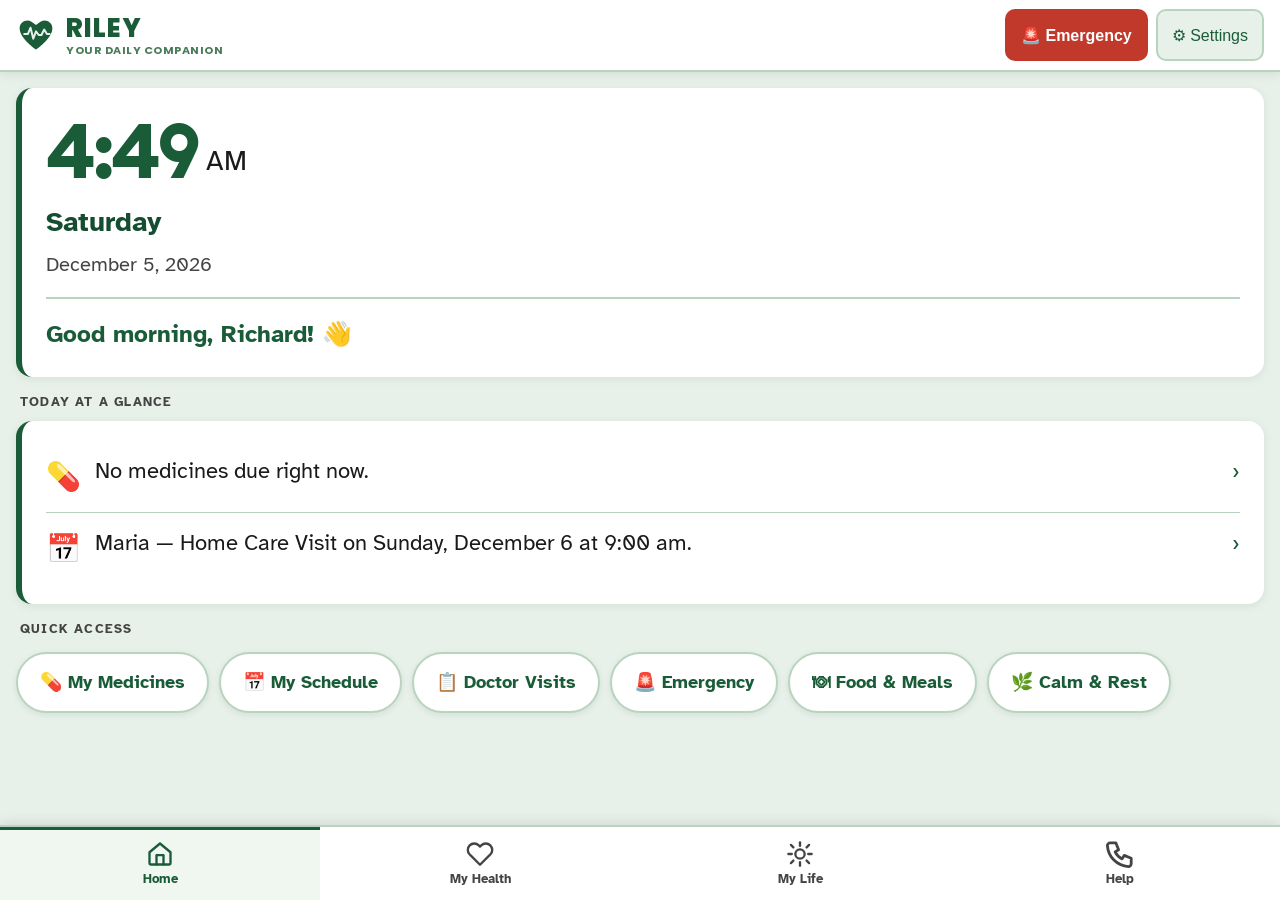
<file: index.html>
<!DOCTYPE html>
<html lang="en" data-theme="light" data-fontsize="medium">
<head>
  <meta charset="UTF-8">
  <meta name="viewport" content="width=device-width, initial-scale=1.0">
  <title>Riley — Your Daily Life Hub</title>
  <meta name="description" content="Riley — Personal daily life hub for people living with neurological illness">
  <link rel="icon" href="images/riley-icon.svg" type="image/svg+xml">
  <link rel="preconnect" href="https://fonts.googleapis.com">
  <link rel="preconnect" href="https://fonts.gstatic.com" crossorigin>
  <link href="https://fonts.googleapis.com/css2?family=Atkinson+Hyperlegible:wght@400;700&family=Poppins:wght@700;800&display=swap" rel="stylesheet">
  <link rel="stylesheet" href="css/main.css">
  <link rel="stylesheet" href="css/modules.css">
</head>
<body>
  <a href="#main-content" class="skip-link">Skip to main content</a>

  <!-- ── TOP BAR ─────────────────────────────────────── -->
  <header role="banner" class="topbar">
    <a href="#home" class="topbar-title" style="text-decoration:none;display:flex;align-items:center;gap:10px">
      <svg width="40" height="40" viewBox="0 0 44 44" xmlns="http://www.w3.org/2000/svg" aria-hidden="true">
        <path d="M22 38C22 38 4 26 4 14.5C4 9.5 8 6 12.5 6C15.5 6 18.5 8 22 11C25.5 8 28.5 6 31.5 6C36 6 40 9.5 40 14.5C40 26 22 38 22 38Z" fill="#1a5c38"/>
        <polyline points="9,21 13,21 16,14 19,26 22,18 25,22 28,22 31,16 34,21 37,21" stroke="white" stroke-width="2.2" fill="none" stroke-linecap="round" stroke-linejoin="round" opacity="0.9"/>
      </svg>

      <div style="display:flex;flex-direction:column;gap:1px;line-height:1.1">
        <span style="font-family:'Poppins',sans-serif;font-size:26px;font-weight:800;color:#1a5c38;letter-spacing:1px">RILEY</span>
        <span style="font-family:'Poppins',sans-serif;font-size:11px;font-weight:700;color:#4a7c59;letter-spacing:0.5px;text-transform:uppercase">Your Daily Companion</span>
      </div>
    </a>
    <nav class="topbar-right" aria-label="Quick actions">
      <button class="btn-ice" id="btn-ice" aria-label="Open Emergency Contacts">🚨 Emergency</button>
      <button class="btn-settings" id="btn-settings" aria-label="Open Settings">⚙ Settings</button>
    </nav>
  </header>

  <!-- ── BREADCRUMB ──────────────────────────────────── -->
  <nav id="breadcrumb" class="breadcrumb" aria-label="You are here"></nav>

  <!-- ── MAIN CONTENT ───────────────────────────────── -->
  <main id="main-content">

    <!-- ════ ONBOARDING ════════════════════════════════ -->
    <section id="onboarding">
      <div class="card" style="margin:32px 16px;max-width:560px">
        <div id="onboarding-step-1">
          <h2 style="font-size:var(--font-lg);color:var(--primary);margin-bottom:12px;line-height:1.2">Welcome to Riley</h2>
          <p style="color:var(--text-muted);margin-bottom:8px;font-size:var(--font-base);line-height:var(--line-height)">
            Let's set this up together with someone you trust.
          </p>
          <p style="color:var(--text-muted);margin-bottom:28px;font-size:var(--font-base);line-height:var(--line-height)">
            First — what is your name?
          </p>
          <label for="ob-name">Your first name</label>
          <input id="ob-name" type="text" placeholder="e.g. Richard" autocomplete="given-name" style="font-size:24px">
          <label for="ob-diagnosis">Your condition (optional)</label>
          <input id="ob-diagnosis" type="text" placeholder="e.g. Parkinson's disease">
          <button class="btn btn-primary btn-full" id="ob-next-1">Next →</button>
        </div>
        <div id="onboarding-step-2" style="display:none">
          <h2 style="font-size:var(--font-lg);color:var(--primary);margin-bottom:12px;line-height:1.2">Which parts of Riley do you want to use?</h2>
          <p style="color:var(--text-muted);margin-bottom:20px;font-size:var(--font-base);line-height:var(--line-height)">You can change this anytime in Settings.</p>
          <div id="ob-module-list" style="display:grid;grid-template-columns:1fr 1fr;gap:12px;margin-bottom:24px"></div>
          <button class="btn btn-primary btn-full" id="ob-next-2">Next →</button>
        </div>
        <div id="onboarding-step-3" style="display:none">
          <h2 style="font-size:var(--font-lg);color:var(--primary);margin-bottom:12px;line-height:1.2">Set a PIN for your passwords</h2>
          <p style="color:var(--text-muted);margin-bottom:24px;font-size:var(--font-base);line-height:var(--line-height)">
            This keeps your saved passwords private. Use 4 numbers.
          </p>
          <label for="ob-pin">Your 4-digit PIN</label>
          <input id="ob-pin" type="password" maxlength="4" inputmode="numeric" placeholder="••••" style="font-size:28px;letter-spacing:8px">
          <button class="btn btn-primary btn-full" id="ob-finish">Start Using Riley</button>
          <button class="btn btn-ghost btn-full" id="ob-skip-pin" style="margin-top:12px">Skip — I will not use Passwords</button>
        </div>
      </div>
    </section>

    <!-- ════ HOME ══════════════════════════════════════ -->
    <section id="home">
      <!-- Clock block -->
      <div class="clock-block">
        <div>
          <span id="clock-time" class="clock-time">--:--</span><span id="clock-ampm" class="clock-ampm">--</span>
        </div>
        <div id="clock-day"  class="clock-day"></div>
        <div id="clock-date" class="clock-date"></div>
        <div id="home-greeting" class="clock-greeting"></div>
      </div>

      <!-- Today at a glance -->
      <div class="section-label">Today at a Glance</div>
      <div class="glance-card" id="home-glance" aria-live="polite"></div>

      <!-- Quick shortcuts -->
      <div class="section-label" style="margin-top:8px">Quick Access</div>
      <div class="shortcut-row" id="home-shortcuts"></div>
    </section>

    <!-- ════ MY HEALTH HUB ═════════════════════════════ -->
    <section id="my-health">
      <button class="btn-back" onclick="location.hash='#home'" aria-label="Back to Home">Back</button>
      <h1 class="module-heading">My Health</h1>
      <nav id="hub-health-grid" class="hub-grid" aria-label="Health modules"></nav>
    </section>

    <!-- ════ MY LIFE HUB ═══════════════════════════════ -->
    <section id="my-life">
      <button class="btn-back" onclick="location.hash='#home'" aria-label="Back to Home">Back</button>
      <h1 class="module-heading">My Life</h1>
      <nav id="hub-life-grid" class="hub-grid" aria-label="Life modules"></nav>
    </section>

    <!-- ════ HELP HUB ══════════════════════════════════ -->
    <section id="help-hub">
      <button class="btn-back" onclick="location.hash='#home'" aria-label="Back to Home">Back</button>
      <h1 class="module-heading">Help &amp; Support</h1>
      <nav id="hub-help-grid" class="hub-grid" aria-label="Help modules" style="margin-bottom:8px"></nav>
      <div id="hub-help-lines" style="padding:0 16px 16px"></div>
    </section>

    <!-- ════ CALENDAR ══════════════════════════════════ -->
    <section id="calendar">
      <button class="btn-back" onclick="history.back()" aria-label="Go back">Back</button>
      <h1 class="module-heading">📅 My Schedule</h1>
      <div style="display:flex;gap:12px;padding:0 16px 14px;flex-wrap:wrap">
        <button class="btn btn-primary" id="cal-tab-month">Monthly View</button>
        <button class="btn btn-ghost"   id="cal-tab-week">This Week</button>
        <button class="btn btn-primary" id="cal-add-btn" style="margin-left:auto">+ Add Event</button>
      </div>
      <div id="cal-body"></div>
      <dialog id="cal-modal" aria-modal="true" aria-label="Event details">
        <div class="dialog-body">
          <h2 id="cal-modal-title">Add Event</h2>
          <input type="hidden" id="cal-event-id">
          <label for="cal-title">What is the event? *</label>
          <input id="cal-title" type="text" placeholder="e.g. Doctor visit" autocapitalize="words">
          <label for="cal-date">Date *</label>
          <input id="cal-date" type="date">
          <label for="cal-time">Time</label>
          <input id="cal-time" type="time">
          <label for="cal-type">Type of event</label>
          <select id="cal-type" style="margin-bottom:20px">
            <option>Medical Appointment</option>
            <option>Social Visit</option>
            <option>Visitor Coming</option>
            <option>Home Care Visit</option>
            <option>Personal Reminder</option>
          </select>
          <label for="cal-location">Where? (optional)</label>
          <input id="cal-location" type="text" placeholder="e.g. Movement Disorder Clinic">
          <label for="cal-notes">Notes</label>
          <textarea id="cal-notes" rows="3" placeholder="Any extra details..."></textarea>
          <div class="dialog-actions">
            <button class="btn btn-primary" id="cal-save-btn">Save Event</button>
            <button class="btn btn-ghost"   id="cal-cancel-btn">Cancel</button>
            <button class="btn btn-danger"  id="cal-delete-btn" style="display:none">Delete</button>
          </div>
        </div>
      </dialog>
    </section>

    <!-- ════ MEDICATIONS ═══════════════════════════════ -->
    <section id="medications">
      <button class="btn-back" onclick="history.back()" aria-label="Go back">Back</button>
      <h1 class="module-heading">💊 My Medicines</h1>
      <div style="display:flex;gap:12px;padding:0 16px 18px;flex-wrap:wrap">
        <button class="btn btn-primary" id="med-tab-today">Today's Medicines</button>
        <button class="btn btn-ghost"   id="med-tab-list">My Medicines List</button>
        <button class="btn btn-ghost"   id="med-tab-log">History</button>
      </div>
      <div id="med-view-today"></div>
      <div id="med-view-list" style="display:none">
        <div style="padding:0 16px 14px"><button class="btn btn-primary" id="med-add-btn">+ Add a Medicine</button></div>
        <div id="med-prescription-list"></div>
      </div>
      <div id="med-view-log" style="display:none"><div id="med-log-view"></div></div>
      <dialog id="med-modal" aria-modal="true" aria-label="Medicine details">
        <div class="dialog-body">
          <h2 id="med-modal-title">Add a Medicine</h2>
          <input type="hidden" id="med-id">
          <label for="med-brand">Medicine name *</label>
          <input id="med-brand" type="text" placeholder="e.g. Levodopa" autocapitalize="words">
          <label for="med-generic">Generic name</label>
          <input id="med-generic" type="text">
          <label for="med-dosage">Dosage</label>
          <input id="med-dosage" type="text" placeholder="e.g. 100mg">
          <label for="med-form">Form</label>
          <select id="med-form" style="margin-bottom:20px">
            <option>Tablet</option><option>Capsule</option><option>Liquid</option><option>Patch</option><option>Other</option>
          </select>
          <label for="med-instructions">How to take it</label>
          <input id="med-instructions" type="text" placeholder="e.g. Take with food">
          <label for="med-desc">What does it look like?</label>
          <input id="med-desc" type="text" placeholder="e.g. Small round white tablet">
          <fieldset style="border:2px solid var(--border);border-radius:12px;padding:20px;margin-bottom:20px">
            <legend style="font-weight:700;padding:0 8px;font-size:var(--font-base)">When to take it</legend>
            <div id="med-schedule-fields"></div>
            <button type="button" class="btn btn-ghost btn-full" id="med-add-slot" style="margin-top:10px">+ Add another time</button>
          </fieldset>
          <div class="dialog-actions">
            <button class="btn btn-primary" id="med-save-btn">Save Medicine</button>
            <button class="btn btn-ghost"   id="med-cancel-btn">Cancel</button>
            <button class="btn btn-danger"  id="med-delete-btn" style="display:none">Remove Medicine</button>
          </div>
        </div>
      </dialog>
    </section>

    <!-- ════ ICE / EMERGENCY CONTACTS ═════════════════ -->
    <section id="ice-contacts">
      <button class="btn-back" onclick="history.back()" aria-label="Go back">Back</button>
      <h1 class="module-heading">🚨 Emergency Contacts</h1>
      <div style="padding:0 16px 14px">
        <button class="btn btn-primary" id="ice-add-btn">+ Add a Contact</button>
      </div>
      <div id="ice-list"></div>
      <dialog id="ice-modal" aria-modal="true" aria-label="Contact details">
        <div class="dialog-body">
          <h2 id="ice-modal-title">Add Contact</h2>
          <input type="hidden" id="ice-id">
          <label for="ice-name">Full name *</label>
          <input id="ice-name" type="text" autocapitalize="words">
          <label for="ice-role">Who are they to you?</label>
          <input id="ice-role" type="text" placeholder="e.g. Daughter, Neurologist">
          <label for="ice-phone">Phone number</label>
          <input id="ice-phone" type="tel">
          <label for="ice-email">Email address</label>
          <input id="ice-email" type="email">
          <label for="ice-notes">Notes</label>
          <textarea id="ice-notes" rows="3" placeholder="Any useful information..."></textarea>
          <label style="display:flex;align-items:center;gap:12px;margin-bottom:20px;font-weight:normal;cursor:pointer;font-size:var(--font-base)">
            <input type="checkbox" id="ice-is-ice" style="width:28px;height:28px;accent-color:var(--primary);margin-bottom:0;flex-shrink:0">
            This is an emergency contact
          </label>
          <label style="display:flex;align-items:center;gap:12px;margin-bottom:24px;font-weight:normal;cursor:pointer;font-size:var(--font-base)">
            <input type="checkbox" id="ice-is-monitor" style="width:28px;height:28px;accent-color:var(--primary);margin-bottom:0;flex-shrink:0">
            Notify if I miss a medicine
          </label>
          <div class="dialog-actions">
            <button class="btn btn-primary" id="ice-save-btn">Save Contact</button>
            <button class="btn btn-ghost"   id="ice-cancel-btn">Cancel</button>
            <button class="btn btn-danger"  id="ice-delete-btn" style="display:none">Delete Contact</button>
          </div>
        </div>
      </dialog>
    </section>

    <!-- ════ FOOD & GROCERY ════════════════════════════ -->
    <section id="food">
      <button class="btn-back" onclick="history.back()" aria-label="Go back">Back</button>
      <h1 class="module-heading">🛒 Food &amp; Shopping</h1>
      <div style="display:flex;gap:12px;padding:0 16px 14px;flex-wrap:wrap">
        <button class="btn btn-primary" id="food-tab-pantry">My Pantry</button>
        <button class="btn btn-ghost"   id="food-tab-list">Shopping List</button>
        <button class="btn btn-ghost"   id="food-tab-links">Helpful Links</button>
      </div>
      <div id="food-view-pantry">
        <div style="padding:0 16px 14px"><button class="btn btn-primary" id="food-add-item-btn">+ Add to Pantry</button></div>
        <div id="food-pantry-list"></div>
      </div>
      <div id="food-view-list" style="display:none">
        <div style="padding:0 16px 14px"><button class="btn btn-primary" id="food-add-shop-btn">+ Add to List</button></div>
        <div id="food-shop-list"></div>
      </div>
      <div id="food-view-links" style="display:none"><div id="food-links-list"></div></div>
      <dialog id="food-modal" aria-modal="true" aria-label="Pantry item">
        <div class="dialog-body">
          <h2 id="food-modal-title">Add to Pantry</h2>
          <input type="hidden" id="food-item-id">
          <label for="food-item-name">Item name *</label>
          <input id="food-item-name" type="text" placeholder="e.g. Olive Oil" autocapitalize="words">
          <label for="food-item-category">Category</label>
          <select id="food-item-category" style="margin-bottom:20px">
            <option>Fruits &amp; Vegetables</option><option>Proteins</option><option>Grains &amp; Bread</option>
            <option>Dairy</option><option>Beverages</option><option>Household</option><option>Other</option>
          </select>
          <label for="food-item-qty">Amount</label>
          <input id="food-item-qty" type="text" placeholder="e.g. 2 cans">
          <label style="display:flex;align-items:center;gap:12px;margin-bottom:24px;font-weight:normal;cursor:pointer;font-size:var(--font-base)">
            <input type="checkbox" id="food-item-low" style="width:28px;height:28px;accent-color:var(--primary);margin-bottom:0;flex-shrink:0">
            Running low — I need more
          </label>
          <div class="dialog-actions">
            <button class="btn btn-primary" id="food-save-btn">Save</button>
            <button class="btn btn-ghost"   id="food-cancel-btn">Cancel</button>
            <button class="btn btn-danger"  id="food-delete-btn" style="display:none">Remove</button>
          </div>
        </div>
      </dialog>
      <dialog id="food-shop-modal" aria-modal="true" aria-label="Shopping list item">
        <div class="dialog-body">
          <h2 id="food-shop-modal-title">Add to Shopping List</h2>
          <input type="hidden" id="food-shop-id">
          <label for="food-shop-name">What do you need? *</label>
          <input id="food-shop-name" type="text" placeholder="e.g. Bananas" autocapitalize="words">
          <label for="food-shop-qty">How much?</label>
          <input id="food-shop-qty" type="text" placeholder="e.g. 1 bunch">
          <div class="dialog-actions">
            <button class="btn btn-primary" id="food-shop-save-btn">Save</button>
            <button class="btn btn-ghost"   id="food-shop-cancel-btn">Cancel</button>
            <button class="btn btn-danger"  id="food-shop-delete-btn" style="display:none">Remove</button>
          </div>
        </div>
      </dialog>
    </section>

    <!-- ════ PASSWORDS ════════════════════════════════ -->
    <section id="passwords">
      <button class="btn-back" onclick="history.back()" aria-label="Go back">Back</button>
      <h1 class="module-heading">🔑 Passwords</h1>
      <div id="pw-content"></div>
      <dialog id="pw-modal" aria-modal="true" aria-label="Password entry">
        <div class="dialog-body">
          <h2 id="pw-modal-title">Add Password</h2>
          <input type="hidden" id="pw-id">
          <label for="pw-label">Label *</label>
          <input id="pw-label" type="text" placeholder="e.g. Home WiFi" autocapitalize="words">
          <label for="pw-category">Category</label>
          <select id="pw-category" style="margin-bottom:20px">
            <option>WiFi Networks</option><option>Streaming Services</option><option>Email</option><option>Other</option>
          </select>
          <label for="pw-username">Username or email</label>
          <input id="pw-username" type="text" autocomplete="off">
          <label for="pw-password">Password *</label>
          <input id="pw-password" type="text" autocomplete="off" style="font-family:monospace;font-size:20px">
          <label for="pw-notes">Notes</label>
          <textarea id="pw-notes" rows="2"></textarea>
          <div class="dialog-actions">
            <button class="btn btn-primary" onclick="savePwEntry()">Save</button>
            <button class="btn btn-ghost"   onclick="closePwModal()">Cancel</button>
            <button class="btn btn-danger"  id="pw-delete-btn" style="display:none" onclick="deletePwEntry()">Delete</button>
          </div>
        </div>
      </dialog>
    </section>

    <!-- ════ BILLS ════════════════════════════════════ -->
    <section id="bills">
      <button class="btn-back" onclick="history.back()" aria-label="Go back">Back</button>
      <h1 class="module-heading">💳 Bills &amp; Money</h1>
      <div style="padding:0 16px 14px"><button class="btn btn-primary" id="bills-add-btn">+ Add a Bill</button></div>
      <div id="bills-list"></div>
      <dialog id="bills-modal" aria-modal="true" aria-label="Bill details">
        <div class="dialog-body">
          <h2 id="bills-modal-title">Add a Bill</h2>
          <input type="hidden" id="bills-id">
          <label for="bills-name">Bill name *</label>
          <input id="bills-name" type="text" placeholder="e.g. Electric Bill" autocapitalize="words">
          <label for="bills-category">Category</label>
          <select id="bills-category" style="margin-bottom:20px">
            <option>Housing</option><option>Utilities</option><option>Insurance</option>
            <option>Subscriptions</option><option>Medical</option><option>Phone &amp; Internet</option><option>Other</option>
          </select>
          <label for="bills-amount">Amount ($)</label>
          <input id="bills-amount" type="number" placeholder="e.g. 120" min="0" step="0.01">
          <label for="bills-frequency">How often?</label>
          <select id="bills-frequency" style="margin-bottom:20px">
            <option>Monthly</option><option>Weekly</option><option>Quarterly</option><option>Yearly</option><option>One-time</option>
          </select>
          <label for="bills-due">Next due date</label>
          <input id="bills-due" type="date">
          <label style="display:flex;align-items:center;gap:12px;margin-bottom:20px;font-weight:normal;cursor:pointer;font-size:var(--font-base)">
            <input type="checkbox" id="bills-autopay" style="width:28px;height:28px;accent-color:var(--primary);margin-bottom:0;flex-shrink:0">
            Auto-pay is turned on
          </label>
          <label for="bills-notes">Notes</label>
          <textarea id="bills-notes" rows="2"></textarea>
          <div class="dialog-actions">
            <button class="btn btn-primary" id="bills-save-btn">Save Bill</button>
            <button class="btn btn-ghost"   id="bills-cancel-btn">Cancel</button>
            <button class="btn btn-danger"  id="bills-delete-btn" style="display:none">Delete Bill</button>
          </div>
        </div>
      </dialog>
    </section>

    <!-- ════ BRAIN FITNESS ════════════════════════════ -->
    <section id="puzzles">
      <button class="btn-back" onclick="history.back()" aria-label="Go back">Back</button>
      <h1 class="module-heading">🧩 Brain Games</h1>
      <div id="puzzles-content"></div>
    </section>

    <!-- ════ WELLNESS ═════════════════════════════════ -->
    <section id="wellness">
      <button class="btn-back" onclick="history.back()" aria-label="Go back">Back</button>
      <h1 class="module-heading">🌿 Calm &amp; Rest</h1>
      <div id="wellness-content"></div>
    </section>

    <!-- ════ DOCTOR'S NOTES ═══════════════════════════ -->
    <section id="doctors-notes">
      <button class="btn-back" onclick="history.back()" aria-label="Go back">Back</button>
      <h1 class="module-heading">📋 Doctor Visits</h1>
      <div style="padding:0 16px 14px"><button class="btn btn-primary" id="notes-add-btn">+ Add a Note</button></div>
      <div id="notes-list"></div>
      <dialog id="notes-modal" aria-modal="true" aria-label="Doctor visit note">
        <div class="dialog-body">
          <h2 id="notes-modal-title">Add a Note</h2>
          <input type="hidden" id="notes-id">
          <label for="notes-title">Title *</label>
          <input id="notes-title" type="text" placeholder="e.g. Neurologist Visit" autocapitalize="words">
          <label for="notes-date">Date of visit</label>
          <input id="notes-date" type="date">
          <label for="notes-doctor">Doctor or clinic</label>
          <input id="notes-doctor" type="text" placeholder="e.g. Dr. Patel" autocapitalize="words">
          <label for="notes-body">What was discussed *</label>
          <textarea id="notes-body" rows="6" placeholder="Write what your doctor said, any instructions, and follow-up plans..."></textarea>
          <label for="notes-followup">Follow-up date</label>
          <input id="notes-followup" type="date">
          <div class="dialog-actions">
            <button class="btn btn-primary" id="notes-save-btn">Save Note</button>
            <button class="btn btn-ghost"   id="notes-cancel-btn">Cancel</button>
            <button class="btn btn-danger"  id="notes-delete-btn" style="display:none">Delete Note</button>
          </div>
        </div>
      </dialog>
    </section>

    <!-- ════ RECIPES ══════════════════════════════════ -->
    <section id="recipes">
      <button class="btn-back" onclick="history.back()" aria-label="Go back">Back</button>
      <h1 class="module-heading">🍲 Recipes</h1>
      <div style="display:flex;gap:12px;padding:0 16px 14px;flex-wrap:wrap">
        <button class="btn btn-primary" id="recipes-tab-all">All Recipes</button>
        <button class="btn btn-ghost"   id="recipes-tab-favs">Favourites</button>
        <button class="btn btn-primary" id="recipes-add-btn" style="margin-left:auto">+ Add Recipe</button>
      </div>
      <div id="recipes-list"></div>
      <div id="recipe-detail" style="display:none"></div>
      <dialog id="recipes-modal" aria-modal="true" aria-label="Recipe details">
        <div class="dialog-body">
          <h2 id="recipes-modal-title">Add Recipe</h2>
          <input type="hidden" id="recipe-id">
          <label for="recipe-name">Recipe name *</label>
          <input id="recipe-name" type="text" placeholder="e.g. Salmon with Vegetables" autocapitalize="words">
          <label for="recipe-category">Category</label>
          <select id="recipe-category" style="margin-bottom:20px">
            <option>Breakfast</option><option>Lunch</option><option>Dinner</option><option>Snack</option><option>Dessert</option><option>Drink</option>
          </select>
          <label for="recipe-servings">Serves how many?</label>
          <input id="recipe-servings" type="text" placeholder="e.g. 2">
          <label for="recipe-ingredients">Ingredients (one per line) *</label>
          <textarea id="recipe-ingredients" rows="5" placeholder="1 cup oats&#10;1 cup milk&#10;½ cup blueberries"></textarea>
          <label for="recipe-steps">Instructions *</label>
          <textarea id="recipe-steps" rows="6" placeholder="Step by step instructions..."></textarea>
          <label for="recipe-notes">Tips or notes</label>
          <textarea id="recipe-notes" rows="2" placeholder="Helpful tips, substitutions..."></textarea>
          <label style="display:flex;align-items:center;gap:12px;margin-bottom:24px;font-weight:normal;cursor:pointer;font-size:var(--font-base)">
            <input type="checkbox" id="recipe-fav" style="width:28px;height:28px;accent-color:var(--primary);margin-bottom:0;flex-shrink:0">
            Add to Favourites
          </label>
          <div class="dialog-actions">
            <button class="btn btn-primary" id="recipes-save-btn">Save Recipe</button>
            <button class="btn btn-ghost"   id="recipes-cancel-btn">Cancel</button>
            <button class="btn btn-danger"  id="recipes-delete-btn" style="display:none">Delete Recipe</button>
          </div>
        </div>
      </dialog>
    </section>

    <!-- ════ TRANSPORTATION ═══════════════════════════ -->
    <section id="transportation">
      <button class="btn-back" onclick="history.back()" aria-label="Go back">Back</button>
      <h1 class="module-heading">🚗 Getting Around</h1>
      <div id="transport-content"></div>
    </section>

    <!-- ════ COMMUNITY ════════════════════════════════ -->
    <section id="community">
      <button class="btn-back" onclick="history.back()" aria-label="Go back">Back</button>
      <h1 class="module-heading">🤝 Community</h1>
      <div id="community-content"></div>
    </section>

    <!-- ════ HELPLINES ════════════════════════════════ -->
    <section id="helplines">
      <button class="btn-back" onclick="history.back()" aria-label="Go back">Back</button>
      <h1 class="module-heading">📞 Helplines</h1>
      <div id="helplines-list"></div>
    </section>

    <!-- ════ BIRTHDAYS ════════════════════════════════ -->
    <section id="birthdays">
      <button class="btn-back" onclick="history.back()" aria-label="Go back">Back</button>
      <h1 class="module-heading">🎂 Birthdays</h1>
      <div style="padding:0 16px 14px"><button class="btn btn-primary" id="bday-add-btn">+ Add a Birthday</button></div>
      <div id="bday-list"></div>
      <dialog id="bday-modal" aria-modal="true" aria-label="Birthday details">
        <div class="dialog-body">
          <h2 id="bday-modal-title">Add a Birthday</h2>
          <input type="hidden" id="bday-id">
          <label for="bday-name">Name *</label>
          <input id="bday-name" type="text" autocapitalize="words">
          <label for="bday-date">Birthday *</label>
          <input id="bday-date" type="date">
          <label for="bday-relation">Who are they to you?</label>
          <input id="bday-relation" type="text" placeholder="e.g. Daughter">
          <label for="bday-notes">Notes</label>
          <textarea id="bday-notes" rows="2"></textarea>
          <div class="dialog-actions">
            <button class="btn btn-primary" id="bday-save-btn">Save Birthday</button>
            <button class="btn btn-ghost"   id="bday-cancel-btn">Cancel</button>
            <button class="btn btn-danger"  id="bday-delete-btn" style="display:none">Delete</button>
          </div>
        </div>
      </dialog>
    </section>

    <!-- ════ PETS ═════════════════════════════════════ -->
    <section id="pets">
      <button class="btn-back" onclick="history.back()" aria-label="Go back">Back</button>
      <h1 class="module-heading">🐾 My Pets</h1>
      <div style="padding:0 16px 14px"><button class="btn btn-primary" id="pet-add-btn">+ Add a Pet</button></div>
      <div id="pet-list"></div>
      <dialog id="pet-modal" aria-modal="true" aria-label="Pet details">
        <div class="dialog-body">
          <h2 id="pet-modal-title">Add a Pet</h2>
          <input type="hidden" id="pet-id">
          <label for="pet-name">Pet's name *</label>
          <input id="pet-name" type="text" autocapitalize="words">
          <label for="pet-species">Type of animal</label>
          <input id="pet-species" type="text" placeholder="e.g. Dog, Cat, Bird" autocapitalize="words">
          <label for="pet-breed">Breed</label>
          <input id="pet-breed" type="text" autocapitalize="words">
          <label for="pet-vet">Vet or clinic name</label>
          <input id="pet-vet" type="text" autocapitalize="words">
          <label for="pet-vet-phone">Vet phone number</label>
          <input id="pet-vet-phone" type="tel">
          <label for="pet-notes">Notes</label>
          <textarea id="pet-notes" rows="3" placeholder="Food, medicines, special needs..."></textarea>
          <div class="dialog-actions">
            <button class="btn btn-primary" id="pet-save-btn">Save Pet</button>
            <button class="btn btn-ghost"   id="pet-cancel-btn">Cancel</button>
            <button class="btn btn-danger"  id="pet-delete-btn" style="display:none">Remove Pet</button>
          </div>
        </div>
      </dialog>
    </section>

    <!-- ════ SETTINGS ════════════════════════════════ -->
    <section id="settings">
      <button class="btn-back" onclick="history.back()" aria-label="Go back">Back</button>
      <h1 class="module-heading">⚙ Settings</h1>
      <div id="settings-content"></div>
    </section>

  </main>

  <!-- ── BOTTOM NAVIGATION ────────────────────────── -->
  <nav class="bottom-nav" aria-label="Main navigation">
    <a href="#home" class="bnav-item" id="bnav-home" aria-label="Home">
      <svg class="bnav-icon" viewBox="0 0 24 24" fill="none" stroke="currentColor" stroke-width="2" stroke-linecap="round" stroke-linejoin="round" aria-hidden="true">
        <path d="M3 10.5L12 3l9 7.5V20a1 1 0 01-1 1H4a1 1 0 01-1-1v-9.5z"/>
        <path d="M9 21V13h6v8"/>
      </svg>
      <span class="bnav-label">Home</span>
    </a>
    <a href="#my-health" class="bnav-item" id="bnav-health" aria-label="My Health">
      <svg class="bnav-icon" viewBox="0 0 24 24" fill="none" stroke="currentColor" stroke-width="2" stroke-linecap="round" stroke-linejoin="round" aria-hidden="true">
        <path d="M20.84 4.61a5.5 5.5 0 00-7.78 0L12 5.67l-1.06-1.06a5.5 5.5 0 00-7.78 7.78l1.06 1.06L12 21.23l7.78-7.78 1.06-1.06a5.5 5.5 0 000-7.78z"/>
      </svg>
      <span class="bnav-label">My Health</span>
    </a>
    <a href="#my-life" class="bnav-item" id="bnav-life" aria-label="My Life">
      <svg class="bnav-icon" viewBox="0 0 24 24" fill="none" stroke="currentColor" stroke-width="2" stroke-linecap="round" aria-hidden="true">
        <circle cx="12" cy="12" r="4"/>
        <line x1="12" y1="2" x2="12" y2="5"/>
        <line x1="12" y1="19" x2="12" y2="22"/>
        <line x1="4.22" y1="4.22" x2="6.34" y2="6.34"/>
        <line x1="17.66" y1="17.66" x2="19.78" y2="19.78"/>
        <line x1="2" y1="12" x2="5" y2="12"/>
        <line x1="19" y1="12" x2="22" y2="12"/>
        <line x1="4.22" y1="19.78" x2="6.34" y2="17.66"/>
        <line x1="17.66" y1="6.34" x2="19.78" y2="4.22"/>
      </svg>
      <span class="bnav-label">My Life</span>
    </a>
    <a href="#help-hub" class="bnav-item" id="bnav-help" aria-label="Help and Support">
      <svg class="bnav-icon" viewBox="2 2 20 20" fill="none" stroke="currentColor" stroke-width="2" stroke-linecap="round" stroke-linejoin="round" aria-hidden="true">
        <path d="M5 4h4l2 5-2.5 1.5a11 11 0 005 5L15 13l5 2v4a2 2 0 01-2 2A16 16 0 013 6a2 2 0 012-2z"/>
      </svg>
      <span class="bnav-label">Help</span>
    </a>
  </nav>

  <!-- ── SCRIPTS ──────────────────────────────────── -->
  <script src="js/storage.js"></script>
  <script src="js/seed.js"></script>
  <script src="js/clock.js"></script>
  <script src="js/modules/onboarding.js"></script>
  <script src="js/modules/home.js"></script>
  <script src="js/modules/hub.js"></script>
  <script src="js/modules/ice-contacts.js"></script>
  <script src="js/modules/medications.js"></script>
  <script src="js/modules/calendar.js"></script>
  <script src="js/modules/food.js"></script>
  <script src="js/modules/passwords.js"></script>
  <script src="js/modules/bills.js"></script>
  <script src="js/modules/puzzles.js"></script>
  <script src="js/modules/wellness.js"></script>
  <script src="js/modules/doctors-notes.js"></script>
  <script src="js/modules/recipes.js"></script>
  <script src="js/modules/transportation.js"></script>
  <script src="js/modules/helplines.js"></script>
  <script src="js/modules/birthdays.js"></script>
  <script src="js/modules/pets.js"></script>
  <script src="js/modules/settings.js"></script>
  <script src="js/app.js"></script>
</body>
</html>
</file>
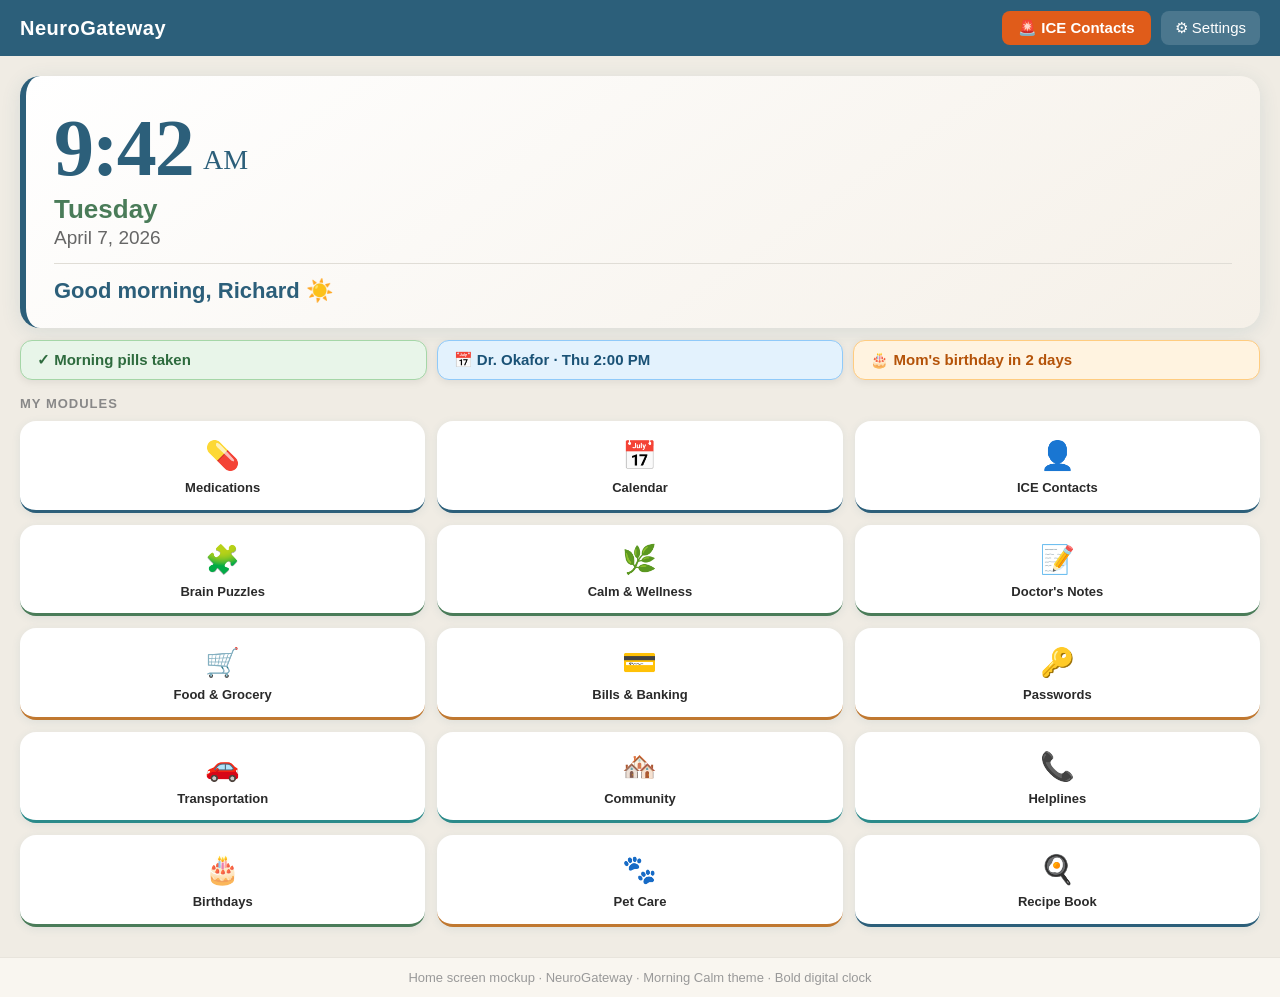
<file: .superpowers/brainstorm/1679-1775619566/home-screen-v2.html>
<!DOCTYPE html>
<html lang="en">
<head>
<meta charset="UTF-8">
<meta name="viewport" content="width=device-width, initial-scale=1.0">
<title>NeuroGateway — Home Screen Mockup</title>
<style>
  * { box-sizing: border-box; margin: 0; padding: 0; }
  body {
    font-family: -apple-system, BlinkMacSystemFont, 'Segoe UI', sans-serif;
    background: #f0ece4;
    min-height: 100vh;
    color: #2a2a2a;
  }
  .topbar {
    background: #2c5f7a;
    color: white;
    display: flex;
    align-items: center;
    justify-content: space-between;
    padding: 0 20px;
    height: 56px;
  }
  .topbar-title { font-size: 20px; font-weight: 700; letter-spacing: 0.5px; }
  .topbar-ice {
    background: #e05c1a;
    color: white;
    border: none;
    border-radius: 8px;
    padding: 8px 16px;
    font-size: 15px;
    font-weight: 700;
    cursor: pointer;
  }
  .topbar-settings {
    background: rgba(255,255,255,0.15);
    color: white;
    border: none;
    border-radius: 8px;
    padding: 8px 14px;
    font-size: 15px;
    cursor: pointer;
  }
  .topbar-right { display: flex; gap: 10px; }
  .clock-card {
    background: linear-gradient(145deg, #ffffff, #f5f0e8);
    margin: 20px 20px 12px;
    border-radius: 20px;
    padding: 32px 28px 24px;
    box-shadow: 0 4px 20px rgba(44,95,122,0.12);
    border-left: 6px solid #2c5f7a;
  }
  .clock-time {
    font-size: 80px;
    font-weight: 800;
    color: #2c5f7a;
    font-family: Georgia, serif;
    line-height: 1;
    letter-spacing: -2px;
  }
  .clock-ampm {
    font-size: 28px;
    font-weight: 400;
    color: #2c5f7a;
    font-family: Georgia, serif;
    margin-left: 6px;
    vertical-align: super;
  }
  .clock-day { font-size: 26px; color: #4a7c59; font-weight: 700; margin-top: 6px; }
  .clock-date { font-size: 19px; color: #666; margin-top: 2px; }
  .greeting {
    font-size: 22px;
    color: #2c5f7a;
    font-weight: 600;
    margin-top: 14px;
    padding-top: 14px;
    border-top: 1px solid #e0ddd6;
  }
  .status-row {
    display: flex;
    gap: 10px;
    margin: 0 20px 16px;
    flex-wrap: wrap;
  }
  .status-pill {
    padding: 10px 16px;
    border-radius: 12px;
    font-size: 15px;
    font-weight: 600;
    display: flex;
    align-items: center;
    gap: 6px;
    flex: 1;
    min-width: 160px;
    box-shadow: 0 2px 8px rgba(0,0,0,0.08);
  }
  .status-ok { background: #e8f5e9; color: #2e6b3e; border: 1.5px solid #a5d6a7; }
  .status-warn { background: #fff3e0; color: #b45309; border: 1.5px solid #ffcc80; }
  .status-info { background: #e3f2fd; color: #1a5276; border: 1.5px solid #90caf9; }
  .section-label {
    font-size: 13px;
    font-weight: 700;
    color: #888;
    text-transform: uppercase;
    letter-spacing: 1px;
    margin: 0 20px 10px;
  }
  .module-grid {
    display: grid;
    grid-template-columns: repeat(3, 1fr);
    gap: 12px;
    padding: 0 20px 30px;
  }
  .module-tile {
    background: white;
    border-radius: 16px;
    padding: 18px 12px 14px;
    display: flex;
    flex-direction: column;
    align-items: center;
    gap: 8px;
    box-shadow: 0 2px 10px rgba(44,95,122,0.09);
    cursor: pointer;
    border-bottom: 3px solid transparent;
    min-height: 90px;
  }
  .module-tile.blue { border-bottom-color: #2c5f7a; }
  .module-tile.green { border-bottom-color: #4a7c59; }
  .module-tile.amber { border-bottom-color: #c07830; }
  .module-tile.teal { border-bottom-color: #2a8a8a; }
  .tile-icon { font-size: 28px; }
  .tile-label { font-size: 13px; font-weight: 700; color: #2a2a2a; text-align: center; line-height: 1.2; }
  .mockup-label {
    text-align: center;
    padding: 12px;
    font-size: 13px;
    color: #999;
    background: #f9f6f0;
    border-top: 1px solid #e8e4dc;
  }
</style>
</head>
<body>

<div class="topbar">
  <span class="topbar-title">NeuroGateway</span>
  <div class="topbar-right">
    <button class="topbar-ice">🚨 ICE Contacts</button>
    <button class="topbar-settings">⚙ Settings</button>
  </div>
</div>

<div class="clock-card">
  <div>
    <span class="clock-time">9:42</span>
    <span class="clock-ampm">AM</span>
  </div>
  <div class="clock-day">Tuesday</div>
  <div class="clock-date">April 7, 2026</div>
  <div class="greeting">Good morning, Richard ☀️</div>
</div>

<div class="status-row">
  <div class="status-pill status-ok">✓ Morning pills taken</div>
  <div class="status-pill status-info">📅 Dr. Okafor · Thu 2:00 PM</div>
  <div class="status-pill status-warn">🎂 Mom's birthday in 2 days</div>
</div>

<div class="section-label">My Modules</div>
<div class="module-grid">
  <div class="module-tile blue"><span class="tile-icon">💊</span><span class="tile-label">Medications</span></div>
  <div class="module-tile blue"><span class="tile-icon">📅</span><span class="tile-label">Calendar</span></div>
  <div class="module-tile blue"><span class="tile-icon">👤</span><span class="tile-label">ICE Contacts</span></div>
  <div class="module-tile green"><span class="tile-icon">🧩</span><span class="tile-label">Brain Puzzles</span></div>
  <div class="module-tile green"><span class="tile-icon">🌿</span><span class="tile-label">Calm & Wellness</span></div>
  <div class="module-tile green"><span class="tile-icon">📝</span><span class="tile-label">Doctor's Notes</span></div>
  <div class="module-tile amber"><span class="tile-icon">🛒</span><span class="tile-label">Food & Grocery</span></div>
  <div class="module-tile amber"><span class="tile-icon">💳</span><span class="tile-label">Bills & Banking</span></div>
  <div class="module-tile amber"><span class="tile-icon">🔑</span><span class="tile-label">Passwords</span></div>
  <div class="module-tile teal"><span class="tile-icon">🚗</span><span class="tile-label">Transportation</span></div>
  <div class="module-tile teal"><span class="tile-icon">🏘️</span><span class="tile-label">Community</span></div>
  <div class="module-tile teal"><span class="tile-icon">📞</span><span class="tile-label">Helplines</span></div>
  <div class="module-tile green"><span class="tile-icon">🎂</span><span class="tile-label">Birthdays</span></div>
  <div class="module-tile amber"><span class="tile-icon">🐾</span><span class="tile-label">Pet Care</span></div>
  <div class="module-tile blue"><span class="tile-icon">🍳</span><span class="tile-label">Recipe Book</span></div>
</div>

<div class="mockup-label">Home screen mockup · NeuroGateway · Morning Calm theme · Bold digital clock</div>

</body>
</html>
</file>
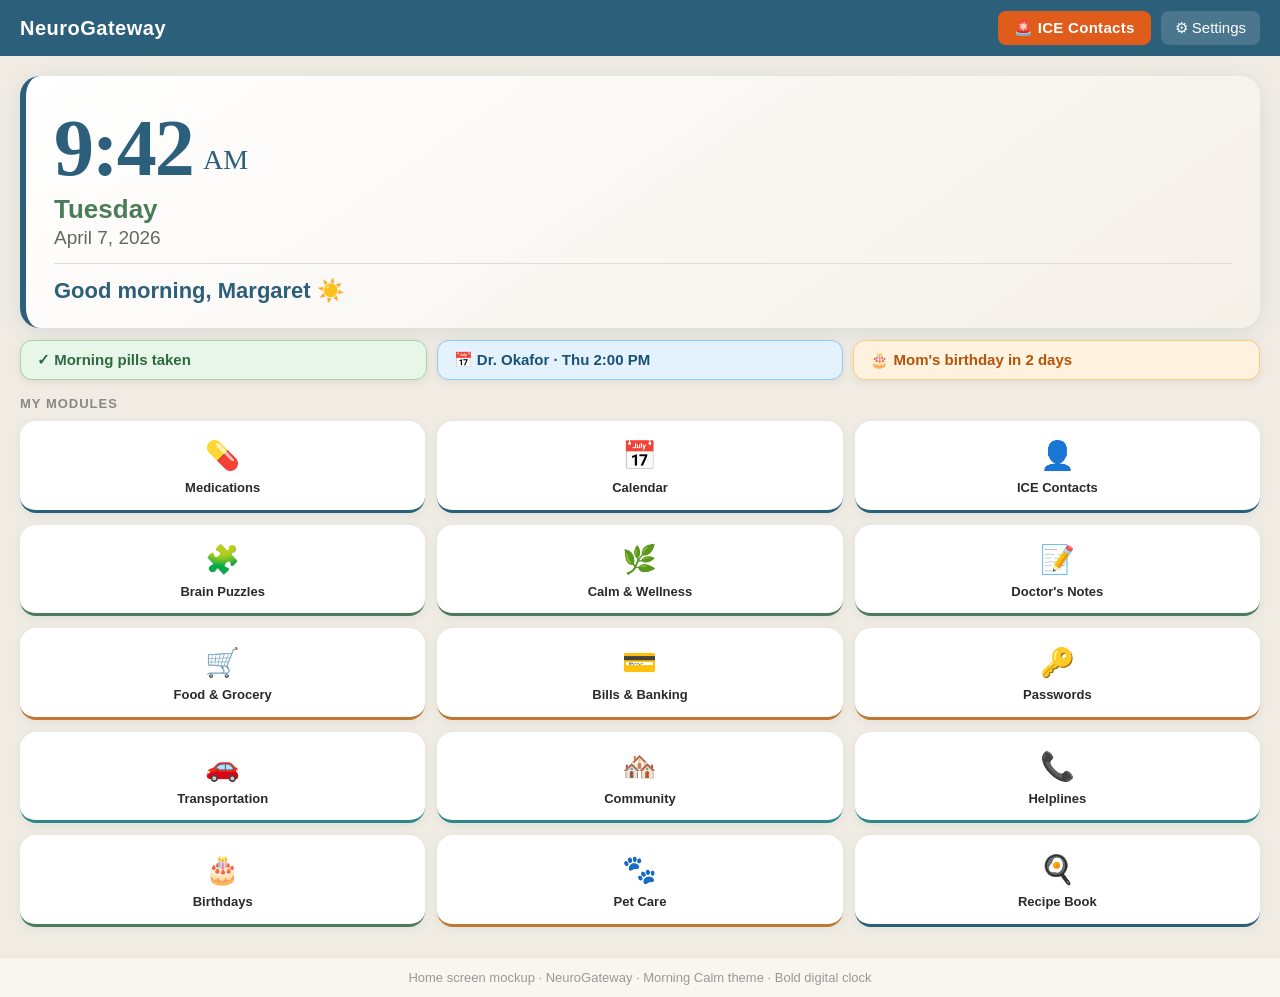
<file: .superpowers/brainstorm/1679-1775619566/home-screen.html>
<!DOCTYPE html>
<html lang="en">
<head>
<meta charset="UTF-8">
<meta name="viewport" content="width=device-width, initial-scale=1.0">
<title>NeuroGateway — Home Screen Mockup</title>
<style>
  * { box-sizing: border-box; margin: 0; padding: 0; }
  body {
    font-family: -apple-system, BlinkMacSystemFont, 'Segoe UI', sans-serif;
    background: #f0ece4;
    min-height: 100vh;
    color: #2a2a2a;
  }

  /* Top bar */
  .topbar {
    background: #2c5f7a;
    color: white;
    display: flex;
    align-items: center;
    justify-content: space-between;
    padding: 0 20px;
    height: 56px;
  }
  .topbar-title {
    font-size: 20px;
    font-weight: 700;
    letter-spacing: 0.5px;
  }
  .topbar-ice {
    background: #e05c1a;
    color: white;
    border: none;
    border-radius: 8px;
    padding: 8px 16px;
    font-size: 15px;
    font-weight: 700;
    cursor: pointer;
    letter-spacing: 0.3px;
  }
  .topbar-settings {
    background: rgba(255,255,255,0.15);
    color: white;
    border: none;
    border-radius: 8px;
    padding: 8px 14px;
    font-size: 15px;
    cursor: pointer;
  }
  .topbar-right { display: flex; gap: 10px; }

  /* Clock card */
  .clock-card {
    background: linear-gradient(145deg, #ffffff, #f5f0e8);
    margin: 20px 20px 12px;
    border-radius: 20px;
    padding: 32px 28px 24px;
    box-shadow: 0 4px 20px rgba(44,95,122,0.12);
    border-left: 6px solid #2c5f7a;
  }
  .clock-time {
    font-size: 80px;
    font-weight: 800;
    color: #2c5f7a;
    font-family: Georgia, serif;
    line-height: 1;
    letter-spacing: -2px;
  }
  .clock-ampm {
    font-size: 28px;
    font-weight: 400;
    color: #2c5f7a;
    font-family: Georgia, serif;
    margin-left: 6px;
    vertical-align: super;
  }
  .clock-day {
    font-size: 26px;
    color: #4a7c59;
    font-weight: 700;
    margin-top: 6px;
  }
  .clock-date {
    font-size: 19px;
    color: #666;
    margin-top: 2px;
  }
  .greeting {
    font-size: 22px;
    color: #2c5f7a;
    font-weight: 600;
    margin-top: 14px;
    padding-top: 14px;
    border-top: 1px solid #e0ddd6;
  }

  /* Status row */
  .status-row {
    display: flex;
    gap: 10px;
    margin: 0 20px 16px;
    flex-wrap: wrap;
  }
  .status-pill {
    padding: 10px 16px;
    border-radius: 12px;
    font-size: 15px;
    font-weight: 600;
    display: flex;
    align-items: center;
    gap: 6px;
    flex: 1;
    min-width: 160px;
    box-shadow: 0 2px 8px rgba(0,0,0,0.08);
  }
  .status-ok { background: #e8f5e9; color: #2e6b3e; border: 1.5px solid #a5d6a7; }
  .status-warn { background: #fff3e0; color: #b45309; border: 1.5px solid #ffcc80; }
  .status-info { background: #e3f2fd; color: #1a5276; border: 1.5px solid #90caf9; }

  /* Section label */
  .section-label {
    font-size: 13px;
    font-weight: 700;
    color: #888;
    text-transform: uppercase;
    letter-spacing: 1px;
    margin: 0 20px 10px;
  }

  /* Module grid */
  .module-grid {
    display: grid;
    grid-template-columns: repeat(3, 1fr);
    gap: 12px;
    padding: 0 20px 30px;
  }
  .module-tile {
    background: white;
    border-radius: 16px;
    padding: 18px 12px 14px;
    display: flex;
    flex-direction: column;
    align-items: center;
    gap: 8px;
    box-shadow: 0 2px 10px rgba(44,95,122,0.09);
    cursor: pointer;
    border-bottom: 3px solid transparent;
    transition: transform 0.15s, box-shadow 0.15s;
    min-height: 90px;
  }
  .module-tile:hover { transform: translateY(-2px); box-shadow: 0 6px 18px rgba(44,95,122,0.16); }
  .module-tile.blue { border-bottom-color: #2c5f7a; }
  .module-tile.green { border-bottom-color: #4a7c59; }
  .module-tile.amber { border-bottom-color: #c07830; }
  .module-tile.teal { border-bottom-color: #2a8a8a; }
  .tile-icon { font-size: 28px; }
  .tile-label { font-size: 13px; font-weight: 700; color: #2a2a2a; text-align: center; line-height: 1.2; }

  .mockup-label {
    text-align: center;
    padding: 12px;
    font-size: 13px;
    color: #999;
    background: #f9f6f0;
    border-top: 1px solid #e8e4dc;
  }
</style>
</head>
<body>

<!-- Top navigation bar -->
<div class="topbar">
  <span class="topbar-title">NeuroGateway</span>
  <div class="topbar-right">
    <button class="topbar-ice">🚨 ICE Contacts</button>
    <button class="topbar-settings">⚙ Settings</button>
  </div>
</div>

<!-- Clock card -->
<div class="clock-card">
  <div>
    <span class="clock-time">9:42</span>
    <span class="clock-ampm">AM</span>
  </div>
  <div class="clock-day">Tuesday</div>
  <div class="clock-date">April 7, 2026</div>
  <div class="greeting">Good morning, Margaret ☀️</div>
</div>

<!-- Status row -->
<div class="status-row">
  <div class="status-pill status-ok">✓ Morning pills taken</div>
  <div class="status-pill status-info">📅 Dr. Okafor · Thu 2:00 PM</div>
  <div class="status-pill status-warn">🎂 Mom's birthday in 2 days</div>
</div>

<!-- Module grid -->
<div class="section-label">My Modules</div>
<div class="module-grid">
  <div class="module-tile blue"><span class="tile-icon">💊</span><span class="tile-label">Medications</span></div>
  <div class="module-tile blue"><span class="tile-icon">📅</span><span class="tile-label">Calendar</span></div>
  <div class="module-tile blue"><span class="tile-icon">👤</span><span class="tile-label">ICE Contacts</span></div>
  <div class="module-tile green"><span class="tile-icon">🧩</span><span class="tile-label">Brain Puzzles</span></div>
  <div class="module-tile green"><span class="tile-icon">🌿</span><span class="tile-label">Calm & Wellness</span></div>
  <div class="module-tile green"><span class="tile-icon">📝</span><span class="tile-label">Doctor's Notes</span></div>
  <div class="module-tile amber"><span class="tile-icon">🛒</span><span class="tile-label">Food & Grocery</span></div>
  <div class="module-tile amber"><span class="tile-icon">💳</span><span class="tile-label">Bills & Banking</span></div>
  <div class="module-tile amber"><span class="tile-icon">🔑</span><span class="tile-label">Passwords</span></div>
  <div class="module-tile teal"><span class="tile-icon">🚗</span><span class="tile-label">Transportation</span></div>
  <div class="module-tile teal"><span class="tile-icon">🏘️</span><span class="tile-label">Community</span></div>
  <div class="module-tile teal"><span class="tile-icon">📞</span><span class="tile-label">Helplines</span></div>
  <div class="module-tile green"><span class="tile-icon">🎂</span><span class="tile-label">Birthdays</span></div>
  <div class="module-tile amber"><span class="tile-icon">🐾</span><span class="tile-label">Pet Care</span></div>
  <div class="module-tile blue"><span class="tile-icon">🍳</span><span class="tile-label">Recipe Book</span></div>
</div>

<div class="mockup-label">Home screen mockup · NeuroGateway · Morning Calm theme · Bold digital clock</div>

</body>
</html>
</file>
<file: css/main.css>
/* =====================================================
   Riley — Dementia-Friendly Design System
   WCAG AAA (7:1) contrast throughout
   22px base font, 1.6 line-height, 72px tap targets
   ===================================================== */

:root {
  /* Colours — all text meets 7:1 on --bg and --surface */
  --bg:        #e8f0ea;   /* light sage green */
  --surface:   #ffffff;
  --primary:   #1a5c38;   /* dark sage green  — 7.6:1 on #fdf8f2 */
  --secondary: #154d30;   /* deeper green     — 9:1  on #fdf8f2 */
  --accent:    #6b4200;   /* dark amber/brown — 9.5:1 on #fdf8f2 */
  --danger:    #8b1c1c;   /* dark red         — 14:1 on #fdf8f2 */
  --text:      #1a1a1a;   /* near-black       — 16:1 on #fdf8f2 */
  --text-muted:#444444;   /* medium grey      — 8.9:1 on #fdf8f2 */
  --border:    #b8d4be;
  --success:   #1a5c38;

  /* Colour bands for module tiles */
  --band-green: #1a5c38;
  --band-amber: #6b4200;
  --band-blue:  #1a5c38;
  --band-teal:  #1a5c38;

  /* Typography */
  --font-base: 22px;
  --font-lg:   32px;
  --font-xl:   42px;
  --line-height: 1.6;
  --radius:    16px;
  --focus:     3px solid #1a5c38;
}

/* Font size overrides */
[data-fontsize="large"] { --font-base: 26px; --font-lg: 36px; }
[data-fontsize="xl"]    { --font-base: 30px; --font-lg: 42px; }

/* Dark theme */
[data-theme="dark"] {
  --bg:        #0d1a0f;
  --surface:   #152018;
  --text:      #e8f5e9;
  --text-muted:#a5c9a8;
  --border:    #2a4a32;
}

/* High contrast */
[data-theme="high-contrast"] {
  --bg:        #000000;
  --surface:   #0a0a0a;
  --text:      #ffffff;
  --text-muted:#dddddd;
  --primary:   #00ff88;
  --accent:    #ffcc00;
  --border:    #ffffff;
}

/* =====================================================
   RESET & BASE
   ===================================================== */
*, *::before, *::after {
  box-sizing: border-box;
  margin: 0;
  padding: 0;
  font-style: normal; /* never italics */
}

body {
  font-family: 'Atkinson Hyperlegible', -apple-system, BlinkMacSystemFont,
               'Segoe UI', Arial, sans-serif;
  font-size: var(--font-base);
  line-height: var(--line-height);
  background: var(--bg);
  color: var(--text);
  min-height: 100vh;
  padding-bottom: 90px; /* space for fixed bottom nav */
  text-align: left;
}

/* No text decoration on interactive elements unless intentional */
a { color: inherit; }

/* =====================================================
   ACCESSIBILITY
   ===================================================== */
.skip-link {
  position: absolute;
  top: -100px;
  left: 0;
  background: var(--primary);
  color: #fff;
  padding: 14px 24px;
  font-size: var(--font-base);
  font-weight: 700;
  z-index: 9999;
  text-decoration: none;
}
.skip-link:focus { top: 0; }
:focus-visible { outline: var(--focus); outline-offset: 4px; border-radius: 4px; }

/* =====================================================
   TOP BAR
   ===================================================== */
.topbar {
  background: #ffffff;
  color: var(--primary);
  display: flex;
  align-items: center;
  justify-content: space-between;
  padding: 0 16px;
  height: 72px;
  position: sticky;
  top: 0;
  z-index: 200;
  box-shadow: 0 2px 10px rgba(26,92,56,0.12);
  border-bottom: 2px solid var(--border);
}
.topbar-title {
  font-size: 28px;
  font-weight: 800;
  letter-spacing: -0.5px;
  color: var(--primary);
  display: flex;
  align-items: center;
  gap: 4px;
}

/* Emergency button — always visible, prominent */
.btn-ice {
  background: #c0392b;
  color: #fff;
  border: none;
  border-radius: 10px;
  padding: 10px 16px;
  font-size: 16px;
  font-weight: 700;
  cursor: pointer;
  min-height: 52px;
  min-width: 52px;
  display: flex;
  align-items: center;
  gap: 6px;
}
.btn-settings {
  background: var(--bg);
  color: var(--primary);
  border: 2px solid var(--border);
  border-radius: 10px;
  padding: 10px 14px;
  font-size: 16px;
  cursor: pointer;
  min-height: 52px;
  min-width: 52px;
}
.topbar-right { display: flex; gap: 8px; align-items: center; }

/* =====================================================
   BREADCRUMB
   ===================================================== */
.breadcrumb {
  display: none;
  background: var(--surface);
  border-bottom: 1px solid var(--border);
  padding: 10px 20px;
  font-size: 16px;
  color: var(--text-muted);
  line-height: 1.4;
}
.breadcrumb.visible { display: block; }
.breadcrumb a {
  color: var(--primary);
  text-decoration: underline;
  font-weight: 600;
}
.breadcrumb .crumb-sep { margin: 0 8px; }

/* =====================================================
   BOTTOM NAVIGATION
   ===================================================== */
.bottom-nav {
  position: fixed;
  bottom: 0;
  left: 0;
  right: 0;
  background: var(--surface);
  border-top: 2px solid var(--border);
  display: flex;
  z-index: 200;
  box-shadow: 0 -2px 12px rgba(0,0,0,0.10);
}
.bnav-item {
  flex: 1;
  display: flex;
  flex-direction: column;
  align-items: center;
  justify-content: center;
  gap: 4px;
  padding: 10px 4px 12px;
  min-height: 72px;
  text-decoration: none;
  color: var(--text-muted);
  background: none;
  border: none;
  cursor: pointer;
  font-family: inherit;
  border-top: 3px solid transparent;
  transition: none;
}
.bnav-item.active {
  color: var(--primary);
  border-top-color: var(--primary);
  background: #f0f7f0;
}
.bnav-icon { width: 28px; height: 28px; flex-shrink: 0; }
.bnav-label { font-size: 13px; font-weight: 700; line-height: 1.2; text-align: center; }
.bnav-item.active .bnav-icon { stroke: var(--primary); }

/* =====================================================
   QUICK SHORTCUTS (Home screen)
   ===================================================== */
.shortcut-row {
  display: flex;
  gap: 10px;
  padding: 4px 16px 20px;
  flex-wrap: wrap;
}
.shortcut-chip {
  display: inline-flex;
  align-items: center;
  gap: 8px;
  background: var(--surface);
  border: 2px solid var(--border);
  border-radius: 50px;
  padding: 14px 22px;
  font-size: 18px;
  font-weight: 600;
  color: var(--primary);
  text-decoration: none;
  box-shadow: 0 2px 6px rgba(26,92,56,0.10);
  white-space: nowrap;
}
.shortcut-chip:active { background: #f0f7f0; }

/* =====================================================
   SECTIONS
   ===================================================== */
section { display: none; padding-bottom: 48px; }
section.active { display: block; }

/* =====================================================
   CARDS
   ===================================================== */
.card {
  background: var(--surface);
  border-radius: var(--radius);
  padding: 24px;
  box-shadow: 0 2px 10px rgba(26,92,56,0.09);
  margin: 0 16px 16px;
}

/* =====================================================
   BUTTONS  — minimum 72×72px, always labeled
   ===================================================== */
.btn {
  display: inline-flex;
  align-items: center;
  justify-content: center;
  gap: 10px;
  padding: 16px 24px;
  border-radius: 12px;
  font-family: inherit;
  font-size: var(--font-base);
  font-weight: 700;
  cursor: pointer;
  border: none;
  min-height: 64px;
  min-width: 64px;
  line-height: 1.2;
  text-decoration: none;
}
.btn-primary   { background: var(--primary);   color: #fff; }
.btn-secondary { background: var(--secondary); color: #fff; }
.btn-ghost     { background: transparent; border: 3px solid var(--primary); color: var(--primary); }
.btn-danger    { background: transparent; border: 3px solid var(--danger);  color: var(--danger); }
.btn-danger-filled { background: var(--danger); color: #fff; }
.btn-success   { background: #1a5c38; color: #fff; }

/* Full-width variant */
.btn-full { display: flex; width: 100%; }

/* =====================================================
   BACK BUTTON — always top-left, always says "Back"
   ===================================================== */
.btn-back {
  display: inline-flex;
  align-items: center;
  gap: 10px;
  background: none;
  border: none;
  color: var(--primary);
  font-family: inherit;
  font-size: var(--font-base);
  font-weight: 700;
  cursor: pointer;
  padding: 14px 20px;
  min-height: 64px;
  text-decoration: none;
}
.btn-back::before { content: '←'; font-size: 1.2em; }

/* =====================================================
   MODULE HEADING
   ===================================================== */
.module-heading {
  font-size: var(--font-lg);
  font-weight: 800;
  color: var(--primary);
  padding: 8px 20px 16px;
  line-height: 1.2;
}

/* =====================================================
   FORM INPUTS
   ===================================================== */
label {
  display: block;
  font-weight: 700;
  margin-bottom: 8px;
  font-size: var(--font-base);
  color: var(--text);
  line-height: var(--line-height);
}
input, textarea, select {
  width: 100%;
  padding: 16px 18px;
  border: 2px solid var(--border);
  border-radius: 12px;
  font-family: inherit;
  font-size: var(--font-base);
  background: var(--surface);
  color: var(--text);
  margin-bottom: 20px;
  min-height: 64px;
  line-height: var(--line-height);
}
input:focus, textarea:focus, select:focus {
  outline: var(--focus);
  border-color: var(--primary);
}
textarea { resize: vertical; }

/* =====================================================
   STATUS PILLS
   ===================================================== */
.status-pill {
  display: flex;
  align-items: flex-start;
  gap: 10px;
  padding: 14px 18px;
  border-radius: 14px;
  font-size: 18px;
  font-weight: 600;
  border: 2px solid transparent;
  line-height: 1.4;
}
.pill-ok    { background: #e8f5e9; color: #1a5c38; border-color: #a5d6a7; }
.pill-warn  { background: #fff8e1; color: #6b4200; border-color: #ffe082; }
.pill-info  { background: #e8f5e9; color: #1a5c38; border-color: #a5d6a7; }
.pill-alert { background: #fce8e8; color: #8b1c1c; border-color: #ef9a9a; }

/* =====================================================
   TODAY AT A GLANCE (Home screen)
   ===================================================== */
.glance-card {
  background: var(--surface);
  border-radius: var(--radius);
  border-left: 6px solid var(--primary);
  padding: 20px 24px;
  margin: 0 16px 16px;
  box-shadow: 0 2px 10px rgba(26,92,56,0.09);
}
.glance-item {
  display: flex;
  align-items: flex-start;
  gap: 14px;
  padding: 12px 0;
  border-bottom: 1px solid var(--border);
  font-size: var(--font-base);
  line-height: var(--line-height);
}
.glance-item:last-child { border-bottom: none; }
.glance-icon { font-size: 28px; flex-shrink: 0; margin-top: 2px; }
.glance-text { flex: 1; font-size: var(--font-base); line-height: var(--line-height); }
.glance-urgent {
  background: #fff8e1;
  border-radius: 10px;
  padding: 14px 12px;
  margin: 4px -12px;
  border-bottom: none !important;
  font-weight: 700;
}

/* =====================================================
   HUB GRID (My Health / My Life / Help)
   ===================================================== */
.hub-grid {
  display: grid;
  grid-template-columns: 1fr 1fr;
  gap: 14px;
  padding: 0 16px 16px;
}
.hub-tile {
  background: var(--surface);
  border-radius: 16px;
  padding: 24px 16px 20px;
  display: flex;
  flex-direction: column;
  align-items: center;
  gap: 10px;
  box-shadow: 0 2px 10px rgba(26,92,56,0.09);
  cursor: pointer;
  border: 2px solid var(--border);
  border-bottom: 4px solid var(--primary);
  text-decoration: none;
  color: var(--text);
  min-height: 110px;
  width: 100%;
  font-family: inherit;
}
.hub-tile:active { background: #f0f7f0; border-color: var(--primary); }
.hub-tile .tile-icon { font-size: 36px; line-height: 1; }
.hub-tile .tile-label {
  font-size: 16px;
  font-weight: 700;
  text-align: center;
  line-height: 1.3;
  color: var(--text);
}

/* =====================================================
   CLOCK (Home screen)
   ===================================================== */
.clock-block {
  background: var(--surface);
  border-radius: var(--radius);
  border-left: 6px solid var(--primary);
  padding: 24px;
  margin: 16px;
  box-shadow: 0 2px 10px rgba(26,92,56,0.09);
}
.clock-time {
  font-size: 80px;
  font-weight: 800;
  color: var(--primary);
  line-height: 1;
  letter-spacing: -2px;
}
.clock-ampm {
  font-size: 28px;
  font-weight: 400;
  margin-left: 6px;
  vertical-align: super;
}
.clock-day  { font-size: 28px; color: var(--secondary); font-weight: 700; margin-top: 8px; }
.clock-date { font-size: 20px; color: var(--text-muted); margin-top: 4px; }
.clock-greeting {
  font-size: 24px;
  color: var(--primary);
  font-weight: 700;
  margin-top: 16px;
  padding-top: 16px;
  border-top: 2px solid var(--border);
  line-height: var(--line-height);
}

/* =====================================================
   SECTION LABEL
   ===================================================== */
.section-label {
  font-size: 13px;
  font-weight: 700;
  color: var(--text-muted);
  text-transform: uppercase;
  letter-spacing: 1.2px;
  padding: 0 20px 10px;
  line-height: 1.4;
}

/* =====================================================
   DIALOGS (accessible, large, full-screen-ish on mobile)
   ===================================================== */
dialog {
  border: none;
  border-radius: 20px;
  padding: 0;
  width: min(600px, 96vw);
  max-height: 92vh;
  overflow-y: auto;
  box-shadow: 0 8px 40px rgba(0,0,0,0.28);
}
dialog::backdrop { background: rgba(0,0,0,0.55); }
dialog h2 {
  font-size: 28px;
  font-weight: 800;
  color: var(--primary);
  margin-bottom: 20px;
  line-height: 1.2;
}
.dialog-body { padding: 28px; }
.dialog-actions {
  display: flex;
  gap: 12px;
  flex-wrap: wrap;
  margin-top: 8px;
}
.dialog-actions .btn { flex: 1; min-width: 120px; }

/* =====================================================
   REDUCED MOTION — never animate without user consent
   ===================================================== */
@media (prefers-reduced-motion: reduce) {
  *, *::before, *::after { transition: none !important; animation: none !important; }
}

/* =====================================================
   TOAST NOTIFICATION
   ===================================================== */
.toast {
  position: fixed;
  bottom: calc(72px + 20px); /* above bottom nav */
  left: 50%;
  transform: translateX(-50%) translateY(20px);
  background: var(--primary);
  color: #fff;
  font-size: 20px;
  font-weight: 700;
  padding: 16px 28px;
  border-radius: 50px;
  box-shadow: 0 4px 20px rgba(26,92,56,0.4);
  white-space: nowrap;
  opacity: 0;
  pointer-events: none;
  transition: opacity 0.25s ease, transform 0.25s ease;
  z-index: 9999;
}
.toast.show {
  opacity: 1;
  transform: translateX(-50%) translateY(0);
}

/* =====================================================
   MEDICATION CARDS (polished class-based styles)
   ===================================================== */
.med-card {
  display: flex;
  align-items: center;
  gap: 16px;
  padding: 18px;
  border-radius: 14px;
  border: 2px solid var(--border);
  background: var(--surface);
  margin-bottom: 10px;
  transition: background 0.2s, border-color 0.2s;
}
.med-card.taken  { background: #e8f5e9; border-color: #a5d6a7; }
.med-card.missed { background: #fff8e1; border-color: #ffe082; }

.med-info { flex: 1; min-width: 0; }
.med-name { font-size: 22px; font-weight: 700; color: var(--text); }
.med-generic { font-size: 16px; color: var(--text-muted); margin-top: 2px; }
.med-dosage  { font-size: 16px; color: var(--text-muted); }
.med-time    { font-size: 16px; color: var(--text-muted); margin-top: 4px; }
.med-status  { font-size: 16px; font-weight: 700; margin-top: 6px; }
.med-status.taken  { color: #1a5c38; }
.med-status.missed { color: #b45309; }

.dose-btn {
  flex-shrink: 0;
  width: 80px;
  height: 80px;
  border-radius: 50%;
  border: 3px solid var(--border);
  background: #fff;
  font-size: 32px;
  cursor: pointer;
  display: flex;
  align-items: center;
  justify-content: center;
  transition: background 0.2s, border-color 0.2s, transform 0.1s;
}
.dose-btn.taken {
  background: var(--primary);
  border-color: var(--primary);
  color: #fff;
}
.dose-btn:active { transform: scale(0.92); }

.med-slot-header {
  font-size: 20px;
  font-weight: 700;
  color: var(--primary);
  margin-bottom: 14px;
  padding-bottom: 10px;
  border-bottom: 2px solid var(--border);
}

/* =====================================================
   RESPONSIVE — single column on all sizes
   ===================================================== */
@media (max-width: 480px) {
  .topbar-title { font-size: 19px; }
  .clock-time   { font-size: 64px; }
  .clock-day    { font-size: 24px; }
  .hub-grid     { gap: 10px; }
}
</file>
<file: css/modules.css>
/* Module tiles used inside hub pages */
.module-tile {
  background: var(--surface);
  border-radius: 16px;
  padding: 22px 14px 18px;
  display: flex;
  flex-direction: column;
  align-items: center;
  gap: 10px;
  box-shadow: 0 2px 10px rgba(26,92,56,0.09);
  cursor: pointer;
  border: 2px solid var(--border);
  border-bottom: 4px solid transparent;
  text-decoration: none;
  color: var(--text);
  min-height: 110px;
  width: 100%;
  font-family: inherit;
}
.module-tile:active { background: #f0f7f0; }
.module-tile .tile-icon  { font-size: 36px; line-height: 1; }
.module-tile .tile-label {
  font-size: 16px;
  font-weight: 700;
  text-align: center;
  line-height: 1.3;
  color: var(--text);
}
.band-blue  { border-bottom-color: var(--band-blue); }
.band-green { border-bottom-color: var(--band-green); }
.band-amber { border-bottom-color: var(--band-amber); }
.band-teal  { border-bottom-color: var(--band-teal); }
</file>
